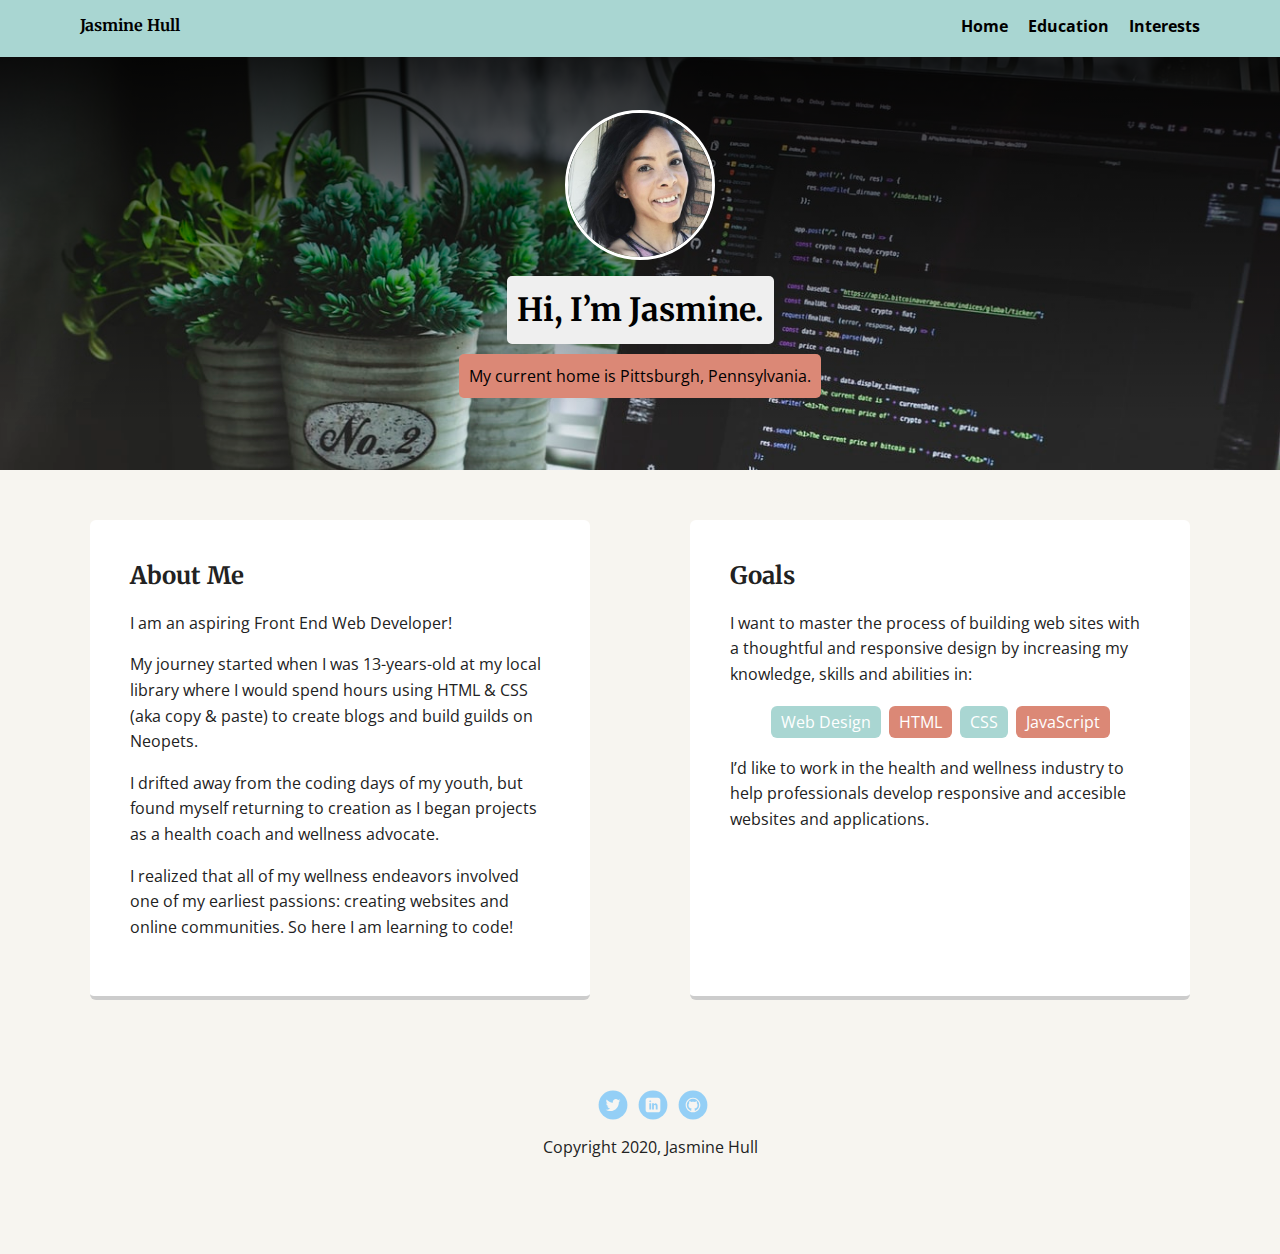
<file: index.html>
<!doctype html>
<html lang="en">
<head>
  <meta charset="utf-8">
  <title>Jasmine Hull's Profile</title>
  <meta name="viewport" content="width=device-width, initial-scale=1.0">
  <link rel="stylesheet" href="styles.css">
  <link href="https://fonts.googleapis.com/css?family=Merriweather|Open+Sans&display=swap" rel="stylesheet">
</head>
  <body>

    <div class="main-nav">
        <ul class="nav">
          <li class="name">Jasmine Hull</li>
          <li><a href="index.html">Home</a></li>
          <li><a href="education.html">Education</a></li>
          <li><a href="interests.html">Interests</a></li>
        </ul>
    </div>

    <header>
      <img src="images/me.jpg" alt="Photo of Jasmine Hull" class="profile-image">
      <h1 class="tag name">Hi, I’m Jasmine.</h1>
      <p class="tag location">My current home is Pittsburgh, Pennsylvania.</p>
    </header>

    <main class="flex">
      <div class="card">
        <h2>About Me</h2>
        <p>I am an aspiring Front End Web Developer!

          <p>My journey started when I was 13-years-old at my local library where I would spend hours using HTML & CSS (aka copy & paste) to create blogs and build guilds on Neopets.</p>
          
          <p>I drifted away from the coding days of my youth, but found myself returning to creation as I began projects as a health coach and wellness advocate.</p>
          
          <p>I realized that all of my wellness endeavors involved one of my earliest passions: creating websites and online communities. So here I am learning to code!</p>
      </div> 

      <div class="card">
        <h2>Goals</h2>
        <p>I want to master the process of building web sites with a thoughtful and responsive design by increasing my knowledge, skills and abilities in:</p>
        <ul class="skills">
          <li>Web Design</li>
          <li>HTML</li>
          <li>CSS</li>
          <li>JavaScript</li>
        </ul>
        <p>I’d like to work in the health and wellness industry to help professionals develop responsive and accesible websites and applications.</p>
      </div> 

    </main>
    <footer>
      <ul>
        <li><a href="https://twitter.com/mooncodeflows" class="social twitter" target="_blank">Twitter</a></li>
        <li><a href="https://www.linkedin.com/in/jasminehull/" class="social linkedin" target="_blank">LinkedIn</a></li>
        <li><a href="https://github.com/mooncodeflows" class="social github" target="_blank">Github</a></li>
      </ul>
      <p class="copyright">Copyright 2020, Jasmine Hull</p>
    </footer>
  </body>
  </html>
</file>
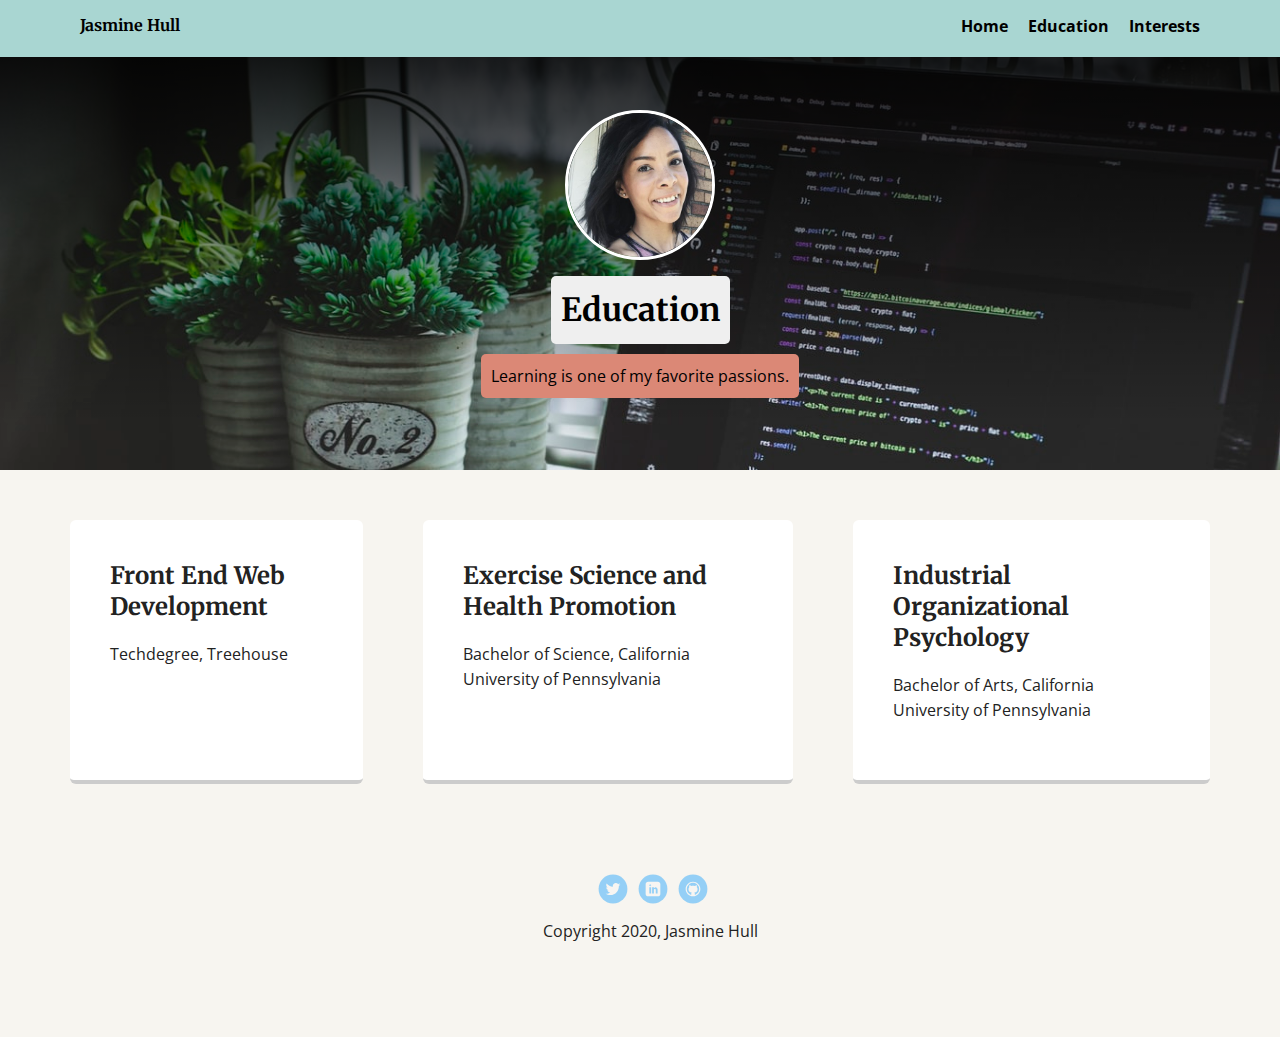
<file: education.html>
<!doctype html>
<html lang="en">
<head>
  <meta charset="utf-8">
  <title>Jasmine Hull's Profile</title>
  <meta name="viewport" content="width=device-width, initial-scale=1.0">
  <link rel="stylesheet" href="styles.css">
  <link href="https://fonts.googleapis.com/css?family=Merriweather|Open+Sans&display=swap" rel="stylesheet">
</head>
  <body>

    <div class="main-nav">
        <ul class="nav">
          <li class="name">Jasmine Hull</li>
          <li><a href="index.html">Home</a></li>
          <li><a href="education.html">Education</a></li>
          <li><a href="interests.html">Interests</a></li>
        </ul>
    </div>

    <header>
      <img src="images/me.jpg" alt="Photo of computer and plants" class="profile-image">
      <h1 class="tag name">Education</h1>
      <p class="tag location">Learning is one of my favorite passions.</p>
    </header>

    <main class="flex">
      <div class="card">
        <h2>Front End Web Development</h2>
        <p>Techdegree, Treehouse</p>
      </div> 
      <div class="card">
        <h2>Exercise Science and Health Promotion</h2>
        <p>Bachelor of Science, California University of Pennsylvania</p>
      </div> 
      <div class="card">
        <h2>Industrial Organizational Psychology</h2>
        <p>Bachelor of Arts, California University of Pennsylvania</p>
      </div> 
      

      <!-- <div class="card">
        <h2>Goals</h2>
        <p>I want to master the process of building web sites with a thoughtful and responsive design by increasing my knowledge, skills and abilities in:</p>
        <ul class="skills">
          <li>Web Design</li>
          <li>HTML</li>
          <li>CSS</li>
          <li>JavaScript</li>
        </ul>
        <p>I’d like to work in the health and wellness industry to help professionals develop responsive and accesible websites and applications.</p>
      </div>  -->

    </main>
    <footer>
      <ul>
        <li><a href="https://twitter.com/mooncodeflows" class="social twitter" target="_blank">Twitter</a></li>
        <li><a href="https://www.linkedin.com/in/jasminehull/" class="social linkedin" target="_blank">LinkedIn</a></li>
        <li><a href="https://github.com/mooncodeflows" class="social github" target="_blank">Github</a></li>
      </ul>
      <p class="copyright">Copyright 2020, Jasmine Hull</p>
    </footer>
  </body>
  </html>
</file>
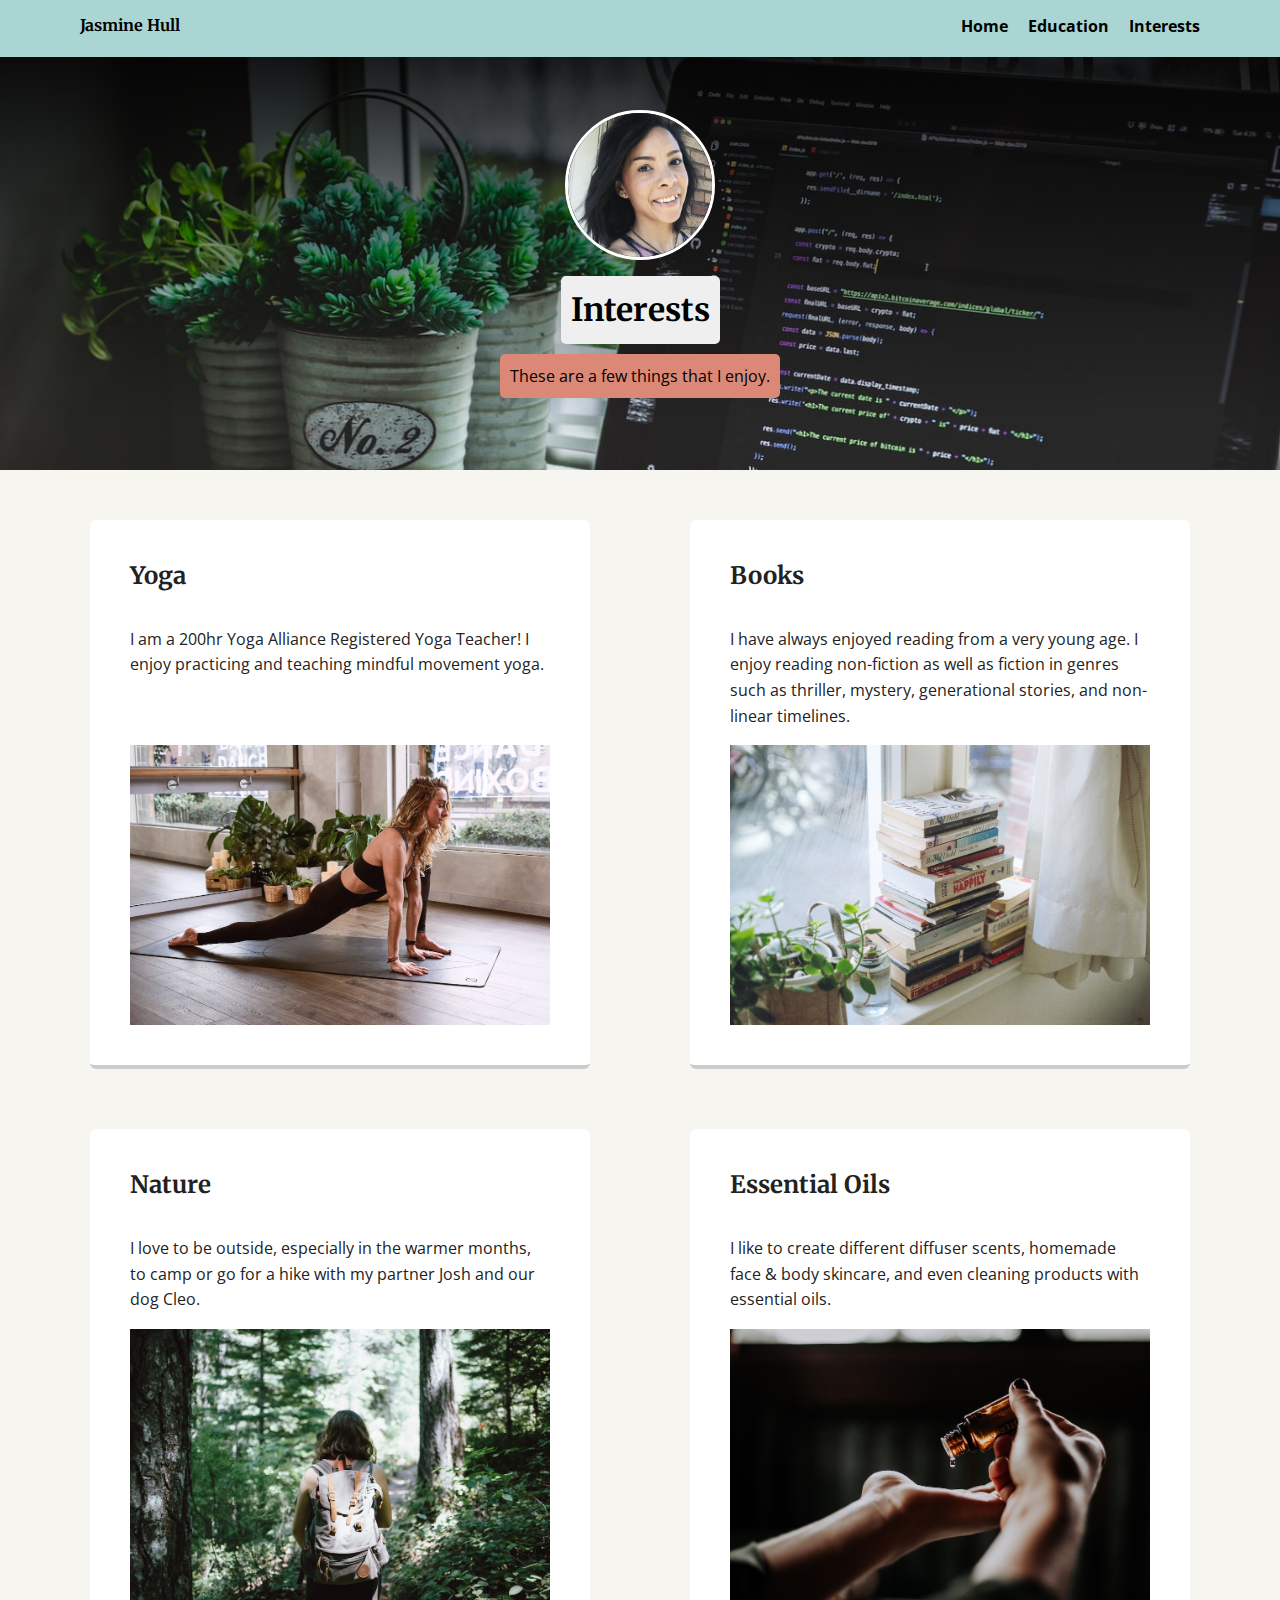
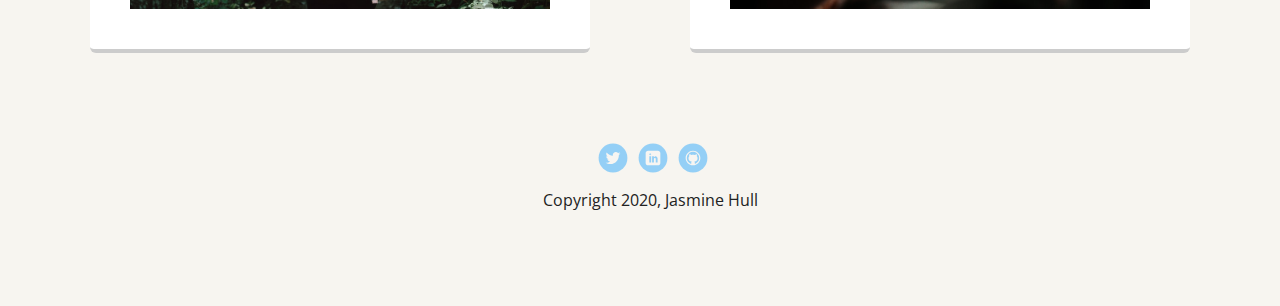
<file: interests.html>
<!doctype html>
<html lang="en">
<head>
  <meta charset="utf-8">
  <title>Jasmine Hull's Profile</title>
  <meta name="viewport" content="width=device-width, initial-scale=1.0">
  <link rel="stylesheet" href="styles.css">
  <link href="https://fonts.googleapis.com/css?family=Merriweather|Open+Sans&display=swap" rel="stylesheet">
</head>
  <body>

    <nav class="main-nav">
      <ul class="nav">
        <li class="name">Jasmine Hull</li>
        <li><a href="index.html">Home</a></li>
        <li><a href="education.html">Education</a></li>
        <li><a href="interests.html">Interests</a></li>
      </ul>
    </nav>

    <header>
      <img src="images/me.jpg" alt="Photo of woman doing yoga" class="profile-image">
      <h1 class="tag name">Interests</h1>
      <p class="tag location">These are a few things that I enjoy.</p>
    </header>

    <main class="flex interests-box">
      <section class="card col">
        <h2>Yoga</h2>
        <p>I am a 200hr Yoga Alliance Registered Yoga Teacher! I enjoy practicing and teaching mindful movement yoga.</p>
        <img src="images/yoga.jpg" class="card-photo" alt="Woman practicing yoga">
      </section> 
      <section class="card col">
        <h2>Books</h2>
        <p>I have always enjoyed reading from a very young age. I enjoy reading non-fiction as well as fiction in genres such as thriller, mystery, generational stories, and non-linear timelines.</p>
        <img src="images/books.jpg" class="card-photo" alt="Woman practicing yoga">
      </section>
      <section class="card col">
        <h2>Nature</h2>
        <p>I love to be outside, especially in the warmer months, to camp or go for a hike with my partner Josh and our dog Cleo.</p>
        <img src="images/nature.jpg" class="card-photo" alt="Woman practicing yoga">
      </section> 
      <section class="card col">
        <h2>Essential Oils</h2>
        <p>I like to create different diffuser scents, homemade face & body skincare, and even cleaning products with essential oils.</p>
        <img src="images/essentialoils.jpg" class="card-photo" alt="Woman practicing yoga">
      </section> 
     


     

    </main>
    <footer>
      <ul>
        <li><a href="https://twitter.com/mooncodeflows" class="social twitter">Twitter</a></li>
        <li><a href="https://www.linkedin.com/in/jasminehull/" class="social linkedin">LinkedIn</a></li>
        <li><a href="https://github.com/mooncodeflows" class="social github">Github</a></li>
      </ul>
      <p class="copyright">Copyright 2020, Jasmine Hull</p>
    </footer>
  </body>
  </html>
</file>
<file: styles.css>
/* Global Layout Set-up */
* { 
  box-sizing: border-box;
}
  
body {
  margin: 0;
  padding: 0;
  text-align: center;
  font-family: 'Open Sans', sans-serif;
  color: #222;
  background: #f7f5f0;
}
/* Link Styles */

a {
  text-decoration: none;
  color: #000;
}
a:hover {
  color: #6633ff;
}

/* Section Styles */

.main-nav {
  width: 100%;
  background: #a9d6d2;
  min-height: 30px;
  padding: 10px;
  position: fixed;
  text-align: center;
}
.nav {
  display: flex;
  justify-content: space-around;
  font-weight: 700;
  list-style-type: none;
  margin: 0 auto;
  padding: 0;
}

.nav .name {
    display: block;
    margin-right: auto;
    color: black;
}
.nav li {
  padding: 5px 10px 10px 10px;
}
.nav a {
  transition: all .5s;
}
.nav a:hover {
  color: white;
}

header {
  text-align: center;
  background: linear-gradient(to bottom, #000, transparent 90%),
    url('images/header.jpeg') no-repeat top center;
  background-size: cover;
  overflow: hidden;
  padding-top: 60px;
}
header {
  line-height: 1.5;
}
header .profile-image {
  margin-top: 50px;
  width: 150px;
  height: 150px;
  border-radius: 50%;
  border: 3px solid white;
  transition: all .5s;
  
}
header .profile-image:hover {
  
  transform: scale(1.5) rotate(-5deg); 
  /* I really like the styles applied here, so I just increased
  the scale, and sent the rotation in the opposite direction */
}

.name,
h2 {
  font-family: 'Merriweather', serif;
}
.tag {
  background-color: #efefef;
  color: black;
  padding: 10px;
  border-radius: 5px;
  display: table;
  margin: 10px auto;
} 
.location {
  background-color: #db8876;
  color: black;
}

.card-photo {
  width: 100%;
}

.card {
  margin: 30px;
  padding: 20px 40px 40px;
  max-width: 500px;
  text-align: left;
  background: #fff;
  border-bottom: 4px solid #ccc;
  border-radius: 6px;
  transition: all .5s;
}
.card:hover {
  border-color: #db8876;
}

ul.skills {
  padding: 0;
  text-align: center;
}

.skills li {
  border-radius: 6px;
  display: inline-block;
  background: #db8876;
  color: white;
  padding: 5px 10px;
  margin: 2px;
}

.skills li:nth-child(odd) {
  background: #a9d6d2;
}

footer {
  width: 100%;
  min-height: 30px;
  padding: 20px 0 40px 20px;
}

footer .copyright {
  top: -8px;
  font-size: .75em;
}

footer ul {
  list-style-type: none;
  margin: 0;
  padding: 0;
}

footer ul li {
  display: inline-block;
}

a.social {
  display: inline-block;
  text-indent: -9999px;
  margin-left: 5px;
  width: 30px;
  height: 30px;
  background-size: 30px 30px;
  opacity: .4;
  transition: all .5s;
}
a.twitter {
  background-image: url(images/twitter.svg);
}
a.linkedin {
  background-image: url(images/linkedin.svg);
}
a.github {
  background-image: url(images/github.svg);
}
a.social:hover {
  opacity: 1;
}
.clearfix {
  clear: both;
}

/* Styles for larger screens */
@media screen and (min-width: 720px) {

  .flex,
  .col {
    display: flex; 
  }
  
  .flex {
      display: -ms-flexbox;      /* TWEENER - IE 10 */
      max-width: 1200px;
      -ms-flex-pack: distribute;
      justify-content: space-around;
      margin: 0 auto;
  }

  .interests-box {
    flex-wrap: wrap;
  }

  .col {
    flex-direction: column;
  }

  .card-photo {
    margin-top: auto;
  }
  header {
    min-height: 470px;
  }

  .nav {
    max-width: 1200px;
    padding: 0 30px;
  }


  main {
    padding-top: 20px;
  }

  main p {
    line-height: 1.6em;
  }

  footer {
    font-size: 1.3em;
    max-width: 1200px;
    margin: 40px auto;
  }

}
</file>
